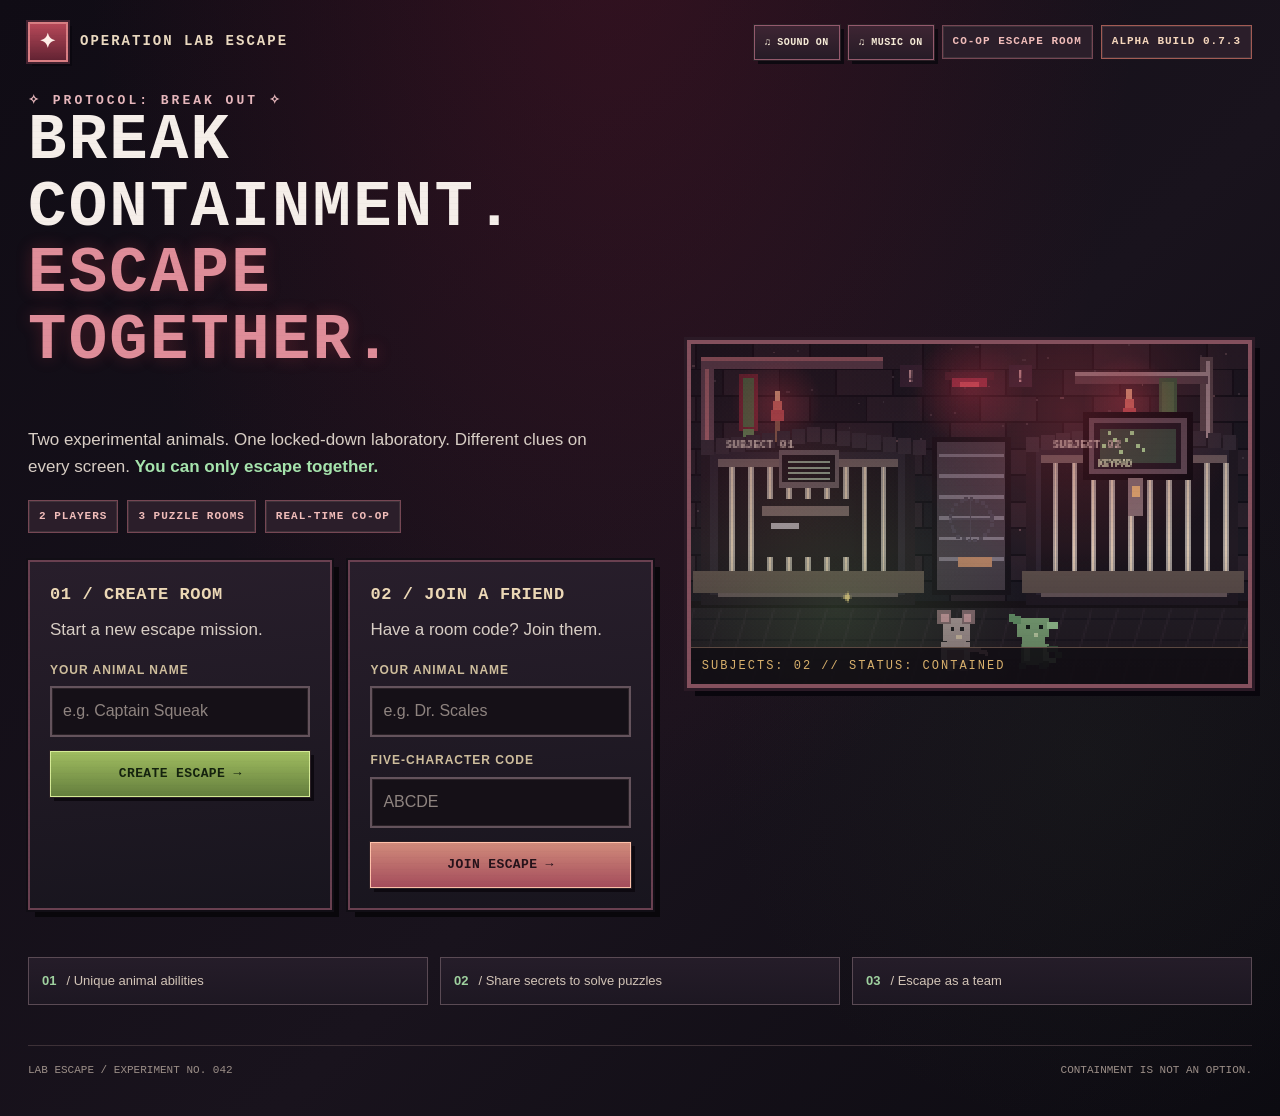
<file: static/index.html>
<!doctype html>
<html lang="en">
<head>
  <meta charset="utf-8" />
  <meta name="viewport" content="width=device-width,initial-scale=1" />
  <meta name="theme-color" content="#151019" />
  <title>Operation P.A.W.S. | Lab Breakout</title>
  <link rel="stylesheet" href="/static/styles.css" />
</head>
<body>
  <div class="scanlines" aria-hidden="true"></div>
  <div id="app"></div>
  <div id="toast" role="alert" aria-live="polite"></div>
  <script src="/static/app.js" defer></script>
</body>
</html>
</file>
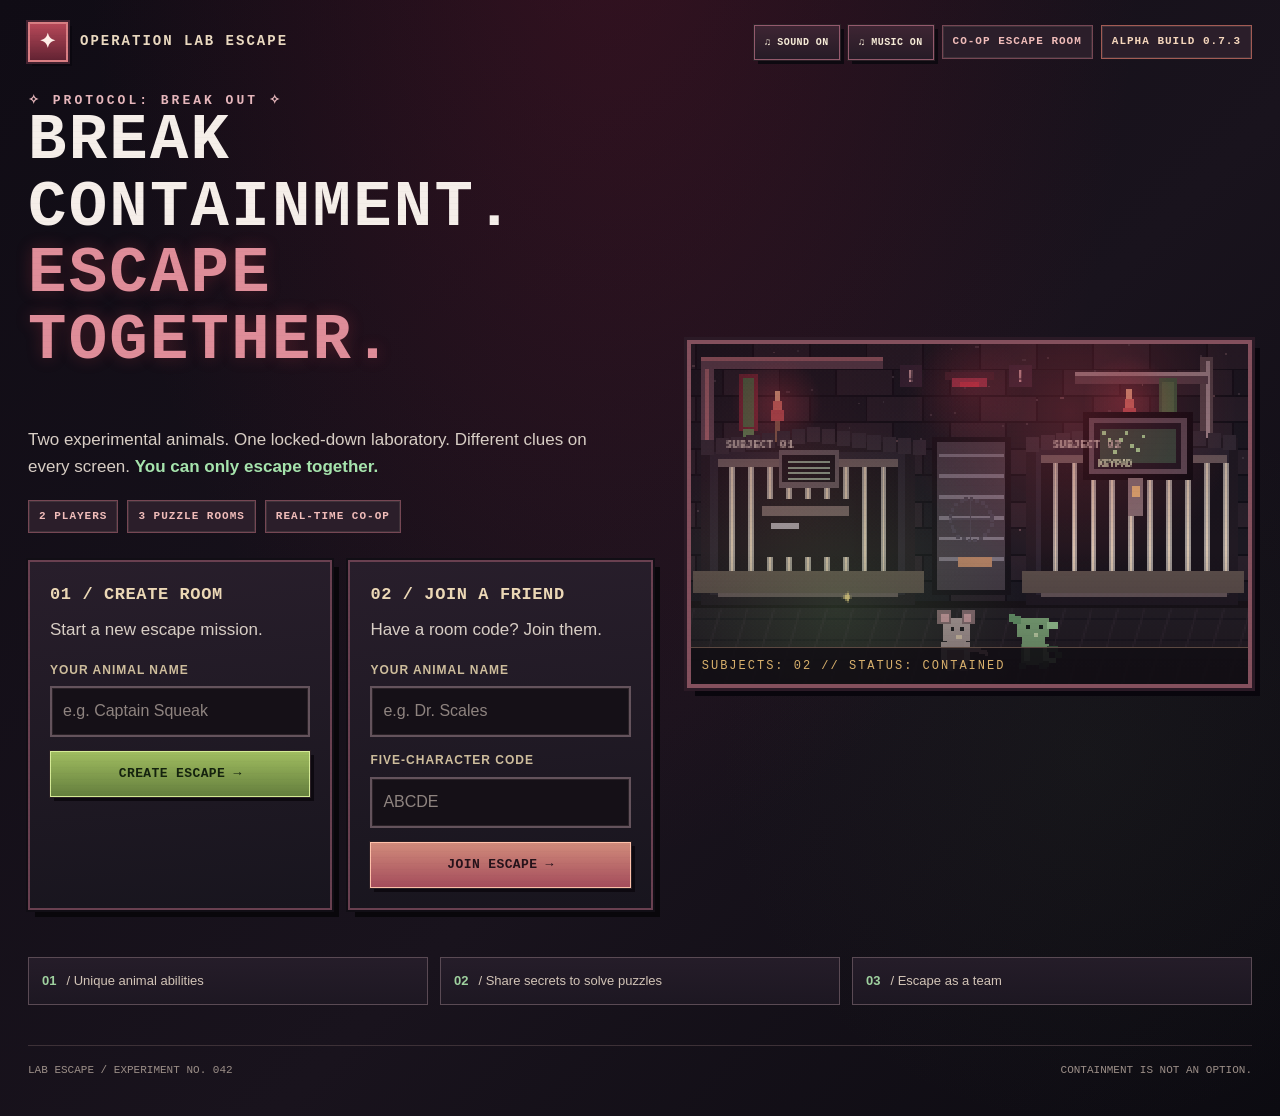
<file: static/preview_only.html>
<!doctype html>
<html lang="en">
<head>
  <meta charset="utf-8" />
  <meta name="viewport" content="width=device-width,initial-scale=1" />
  <meta name="theme-color" content="#11172b" />
  <title>Operation P.A.W.S. | Lab Breakout</title>
  <link rel="stylesheet" href="styles.css" />
</head>
<body>
  <div class="scanlines" aria-hidden="true"></div>
  <div id="app"></div>
  <div id="toast" role="alert" aria-live="polite"></div>
  <script src="app.js" defer></script>
</body>
</html>
</file>
<file: static/styles.css>
:root{
  --bg:#120f16;
  --bg2:#1b1520;
  --surface:#231c25;
  --surface2:#2f2531;
  --panel:#2a232d;
  --panel2:#342936;
  --line:#5f4b57;
  --line2:#7f6a58;
  --ink:#f3ebd8;
  --muted:#c4b7aa;
  --soft:#9c928a;
  --teal:#8fd1b0;
  --teal2:#5ea780;
  --gold:#d8b06c;
  --gold2:#9a7042;
  --red:#c5656b;
  --purple:#9279b8;
  --shadow:#09060b;
}
*{box-sizing:border-box}
html{min-height:100%;background:var(--bg)}
body{
  margin:0;min-height:100vh;color:var(--ink);
  font:16px/1.55 Trebuchet MS,Verdana,Arial,sans-serif;
  background:
    radial-gradient(ellipse at top, rgba(145,65,82,.14), transparent 42%),
    radial-gradient(circle at 80% 15%, rgba(111,175,133,.10), transparent 25%),
    linear-gradient(180deg,#18121c 0%,#130f18 40%,#100d13 100%);
}
button,input{font:inherit}
button{cursor:pointer}
button:disabled{cursor:not-allowed;filter:grayscale(.8);opacity:.55}
button:focus-visible,input:focus-visible{outline:2px solid var(--teal);outline-offset:3px}
h1,h2,h3,p{margin-top:0}
h1,h2,h3,.pixel,.pill,.tab,.smalllabel,.brand,.btn,.sound-toggle,.roomcode,.msghead,.eyebrow,.room-tag{font-family:'Courier New',monospace}
h1,h2,h3{font-weight:900;letter-spacing:.035em}
h1{font-size:clamp(34px,5vw,64px);line-height:1.04}
h2{font-size:clamp(20px,2.2vw,28px)}
h3{font-size:17px}
.scanlines{pointer-events:none;position:fixed;inset:0;z-index:20;background:repeating-linear-gradient(to bottom,transparent 0,transparent 5px,rgba(0,0,0,.06) 6px);mix-blend-mode:multiply;opacity:.42}
#app{position:relative;z-index:1;max-width:1440px;margin:auto;min-height:100vh;padding:22px 28px 40px}
.shell-top{display:flex;align-items:center;justify-content:space-between;gap:16px;margin:0 0 24px}
.brand{display:flex;align-items:center;gap:12px;font-size:14px;font-weight:bold;letter-spacing:2px;color:#ead9c0}
.brandmark{display:grid;place-items:center;background:linear-gradient(180deg,#d8b06c,#9a7042);color:#241810;width:40px;height:40px;font-size:20px;border:2px solid #f0d7a4;box-shadow:0 0 0 2px #4f3824,4px 4px 0 #120d12}
.top-right{display:flex;gap:8px;align-items:center;flex-wrap:wrap;justify-content:flex-end}
.pill{font-size:11px;font-weight:bold;letter-spacing:1px;padding:7px 10px;background:#261f29;border:1px solid #72594e;color:#d8c29a;box-shadow:inset 0 0 0 1px #3e3139}
.pill.orange{color:#f0d5a0;border-color:#a57a4f}.pill.red{color:#f1b0b0;border-color:#8e5358}
.btn,.sound-toggle{
  border:1px solid #82654e;background:linear-gradient(180deg,#49372f,#34262a);color:var(--ink);font-size:13px;letter-spacing:.03em;font-weight:900;
  padding:12px 17px;min-height:44px;box-shadow:0 0 0 1px #2a1f25,4px 4px 0 #0d0910;transition:transform .08s,filter .12s,background .12s;
}
.btn:hover:not(:disabled),.sound-toggle:hover:not(:disabled){transform:translate(-1px,-1px);filter:brightness(1.08)}
.btn:active:not(:disabled),.sound-toggle:active:not(:disabled){transform:translate(2px,2px);box-shadow:0 0 0 1px #2a1f25,2px 2px 0 #0d0910}
.btn.primary{background:linear-gradient(180deg,#8ba44a,#5f7332);border-color:#c8df8e;color:#0f180a}
.btn.primary:hover:not(:disabled){background:linear-gradient(180deg,#a2bc59,#70863a)}
.btn.amber{background:linear-gradient(180deg,#d1a668,#aa7249);color:#2e1f15;border-color:#f2d19c}
.btn.ghost{background:linear-gradient(180deg,#2f2734,#241d29);border-color:#655460;color:#eadccc;box-shadow:0 0 0 1px #2b212a,2px 2px 0 #0d0910}
.btn.danger{background:linear-gradient(180deg,#8f4a51,#67343a);border-color:#d38a8b}
.btn.small{padding:7px 11px;min-height:34px;font-size:11px}
.btn.block{width:100%}
.panel{background:linear-gradient(180deg,#2c2430,#221b25);border:2px solid #6a5560;box-shadow:0 0 0 2px #171117,7px 7px 0 #0b080c;padding:20px}
.panelhead{border-bottom:1px solid #56434d;margin-bottom:16px;padding-bottom:11px;display:flex;align-items:center;justify-content:space-between;gap:10px}
.smalllabel{font-size:11px;color:#d5b882;font-weight:bold;letter-spacing:2px;text-transform:uppercase}
.muted{color:var(--muted)}.gold{color:var(--gold)}.teal{color:var(--teal)}.purple{color:#c9b3ee}.red{color:#eb9ca1}.tiny{font-size:12px}
.hero{display:grid;grid-template-columns:minmax(330px,1.05fr) minmax(390px,.95fr);gap:34px;align-items:center;margin:30px 0 20px}
.hero-art{border:4px solid #8a715d;box-shadow:0 0 0 3px #251d24,10px 10px 0 #0b080c;background:#151119;overflow:hidden;position:relative;min-height:340px}
.hero-art:before{content:'';position:absolute;inset:0;background:radial-gradient(circle at 70% 22%,rgba(215,177,104,.16),transparent 32%),radial-gradient(circle at 24% 70%,rgba(102,172,132,.12),transparent 36%);pointer-events:none}
.hero-art:after{content:'SUBJECTS: 02  //  STATUS: CONTAINED';position:absolute;bottom:0;left:0;right:0;background:#110d13d9;padding:11px;color:#d8b06c;font:12px 'Courier New',monospace;letter-spacing:2px;border-top:1px solid #5d4a42}
.hero-art canvas{width:100%;height:100%;min-height:340px;object-fit:cover;image-rendering:pixelated;display:block}
.eyebrow{color:#d8b06c;font:bold 13px 'Courier New',monospace;letter-spacing:3px}
.hero h1 span{color:#9ad29f;text-shadow:0 0 12px rgba(116,193,131,.18)}
.hero p{font-size:17px;color:#d8cec5;max-width:590px}
.hero-bits{display:flex;gap:9px;flex-wrap:wrap;margin:20px 0}
.login{display:grid;grid-template-columns:1fr 1fr;gap:16px;margin:27px 0}
.login .panel{min-width:0}
.login h3{margin-bottom:9px;color:#ecd8b6}
.field{display:flex;flex-direction:column;gap:7px;margin:14px 0}
.field label{font-size:12px;color:#cfbe9d;font-weight:bold;text-transform:uppercase;letter-spacing:1px}
.field input,.codeinput,.chat-input{background:#151017;border:2px solid #64535c;color:#f6efe2;padding:11px;min-width:0;border-radius:0;width:100%;outline:none;box-shadow:inset 0 0 0 1px #2a2127}
.field input::placeholder,.chat-input::placeholder{color:#8f8480}
.field input:focus,.codeinput:focus,.chat-input:focus{border-color:var(--teal)}
.features{display:grid;grid-template-columns:repeat(3,1fr);gap:12px}
.feature{border:1px solid #5a4a54;background:linear-gradient(180deg,rgba(39,30,43,.88),rgba(30,24,35,.88));padding:13px;display:flex;align-items:center;gap:10px;color:#d2c4b7;font-size:13px}
.feature b{color:#9fd19f}
.lobby{max-width:1000px;margin:30px auto}.lobbyhero{text-align:center;margin-bottom:22px}.lobbyhero h1{font-size:40px}.codebox{display:flex;align-items:center;justify-content:center;gap:14px;background:#151017;padding:12px 20px;margin:20px auto;max-width:460px;border:2px dashed #8e704a;box-shadow:inset 0 0 0 1px #2c2128}.roomcode{color:#f2deb9;font:bold 34px 'Courier New',monospace;letter-spacing:9px}
.lobby-grid{display:grid;grid-template-columns:1fr 1fr;gap:18px;margin:18px 0}.playercard{background:linear-gradient(180deg,#241d29,#19131d);border:2px solid #68555f;padding:22px;display:flex;gap:18px;align-items:center;min-height:160px;box-shadow:inset 0 0 0 1px #2d2329}.playercard.active{border-color:#9ec58e;box-shadow:inset 0 0 0 1px #3c4a2a,0 0 0 2px #2e2230}.avatar{font-size:50px;line-height:1;filter:drop-shadow(3px 3px #020612)}.playercard h3{margin:0 0 6px;color:#ecd5af}.instruction{background:#221b24;border-left:3px solid var(--gold);padding:12px 15px;color:#ddd1c6;font-size:13px;margin:14px 0}.lobby-actions{text-align:center;display:flex;justify-content:center;gap:12px;align-items:center;flex-wrap:wrap;margin-top:26px}
.game-top{display:flex;align-items:center;justify-content:space-between;gap:20px;margin:0 0 20px}.game-top h2{margin:4px 0;color:#eed9b4}.game-top .smalllabel{margin:0}.progress{display:flex;gap:6px;margin:0 0 18px}.progress-item{flex:1;min-height:10px;background:#2a2128;border:1px solid #5f4b57;box-shadow:inset 0 0 0 1px #1a1519}.progress-item.complete{background:linear-gradient(180deg,#84af61,#5f7c47)}.progress-item.current{background:linear-gradient(180deg,#d0a365,#a0703a)}
.game-grid{display:grid;grid-template-columns:minmax(230px,.77fr) minmax(450px,2.2fr) minmax(270px,.91fr);gap:17px;align-items:start}.side{display:flex;flex-direction:column;gap:16px;min-width:0}.objective{font-size:14px;color:#ddd1c4}.room-tag{padding:7px 9px;background:#211922;font:11px 'Courier New',monospace;color:#d8b06c;display:inline-block;margin:5px 0 12px;border:1px solid #614e42;box-shadow:inset 0 0 0 1px #31252b}.steps{margin:12px 0;padding:0;list-style:none}.steps li{display:flex;gap:10px;margin:13px 0;color:#c7b8ac;font-size:13px}.steps .num{min-width:22px;height:22px;display:grid;place-items:center;background:#2f2631;border:1px solid #6c5860;font:12px 'Courier New',monospace}.steps li.ok{color:#b4d9aa}.steps li.ok .num{background:#445533;color:#efffde;border-color:#a5bc83}
.clue{background:linear-gradient(180deg,#20261f,#1a2019);border:1px solid #608265;padding:14px;box-shadow:inset 4px 0 0 #96ca85,inset 0 0 0 1px #283728;min-height:125px}.clue p{font-size:13px;white-space:pre-wrap;margin:10px 0 0;line-height:1.7;color:#eef3df}.clue-empty{background:#19151a;border:1px dashed #665a61;padding:17px;color:#b7aaa3;font-size:13px}
.scene-col{min-width:0}.scene-top{display:flex;align-items:center;justify-content:space-between;flex-wrap:wrap;gap:10px;margin-bottom:10px}.scene-top .roomname{font:bold 14px 'Courier New',monospace;color:#ebd7b2}.scene-top .signal{font:11px 'Courier New',monospace;color:#a5cba7}.scene-wrap{position:relative;background:#0f0b11;border:4px solid #8b725c;box-shadow:0 0 0 3px #261c23,8px 8px 0 #0b080c;aspect-ratio:16/9;overflow:hidden}.scene-wrap canvas{display:block;width:100%;height:100%;image-rendering:pixelated;background:#120f16}
.hotspot{position:absolute;transform:translate(-50%,-50%);padding:7px 10px;min-height:36px;max-width:40%;border:2px solid #d5b882;background:#2b2225f0;color:#fff4dd;font:700 10px/1.3 'Courier New',monospace;letter-spacing:.3px;box-shadow:0 0 0 1px #4a3a35,3px 3px 0 #09060a;white-space:normal;animation:signalPulse 2.5s infinite}
.hotspot:hover{background:#453033;z-index:2}.hotspot.done{background:#353238ee;border-color:#7d7b80;color:#c7c6c9;animation:none}.hotspot.locked{border-color:#944c55;background:#47262dee;color:#f1c1c4;animation:none}.hotspot.action{border-color:#9fd09e;color:#efffe7;background:#243125f0}
.scene-foot{display:flex;align-items:center;justify-content:space-between;gap:10px;margin:14px 0 4px;font-size:12px;color:#d4c7bd}.scene-foot .actor{font:bold 12px 'Courier New',monospace;color:#9fd2a4}.panel.tight{padding:14px}
.chat-wrap{height:225px;overflow-y:auto;scrollbar-color:#685c58 #181118;display:flex;flex-direction:column;gap:11px;margin:0 0 11px}.msg{padding:9px 10px;background:#19131a;border-left:3px solid #7b6d64;font-size:13px;word-break:break-word;color:#f0e6db}.msg.mouse{border-color:#d3b07b}.msg.chameleon{border-color:#8ec6a0}.msghead{color:#e7d1a7;font:11px 'Courier New',monospace;margin-bottom:4px;font-weight:bold}.chat-form{display:flex;gap:6px}.chat-form .chat-input{font-size:13px;padding:10px}.chat-form .btn{flex:none}
.hint-display{font-size:12px;padding:12px;background:#2f242a;border:1px solid #8d7260;color:#f5e4cb;margin:10px 0}.activity{font:11px/1.6 'Courier New',monospace;color:#c4b8aa}.activity p{margin:0 0 9px;border-bottom:1px dashed #4c3e47;padding:0 0 6px}.terminal-panel{margin:18px 0;border:1px solid #6b5545;background:linear-gradient(180deg,#21181a,#171116);padding:17px;box-shadow:inset 0 0 0 1px #32252b}.terminal-panel h3{margin:0 0 11px;color:var(--gold)}.input-row{display:flex;gap:10px;align-items:center;flex-wrap:wrap}.codeinput{font:bold 24px 'Courier New',monospace;letter-spacing:8px;text-align:center;max-width:185px;padding:7px}.status-line{margin:10px 0;font:12px 'Courier New',monospace;color:#e8c68e}.vial-options{display:flex;align-items:center;gap:8px;flex-wrap:wrap}.vial{border:2px solid #6a5f6e;background:linear-gradient(180deg,#302638,#211926);padding:10px 12px;color:#f2eff8;font:bold 11px 'Courier New',monospace;box-shadow:0 0 0 1px #1c131a}.vial.violet{border-color:#c1a7f6;color:#eadcff}.vial.amber{border-color:#f3bd73;color:#fff0c8}.vial.cyan{border-color:#92ded5;color:#e3fff8}.chosen{display:flex;flex-wrap:wrap;gap:8px;margin:10px 0}.chosen span{display:grid;place-items:center;min-width:65px;height:38px;background:#201921;border:1px dashed #695a61;font:12px 'Courier New',monospace;text-transform:uppercase}.countdown{font:bold 23px 'Courier New',monospace;color:#f0a7a9;margin:10px 0}
.victory{max-width:920px;margin:22px auto;text-align:center}.victory h1{color:#ecd3a8}.victory .celebrate{font-size:65px;margin:10px}.victory-stats{display:flex;justify-content:center;gap:12px;flex-wrap:wrap;margin:22px 0}.stat{padding:12px 24px;background:linear-gradient(180deg,#241d28,#1b151e);border:1px solid #67545e;box-shadow:inset 0 0 0 1px #2b2127}.stat strong{display:block;font:bold 25px 'Courier New',monospace;color:#a8d4aa}.stat span{font-size:12px;color:#c8bcaf}
#toast{position:fixed;z-index:50;top:22px;right:22px;max-width:min(390px,calc(100vw - 30px));background:#5e3142;border:2px solid #e59a9a;color:#fff2f0;padding:13px 17px;font:13px/1.5 'Courier New',monospace;box-shadow:5px 5px 0 #070d1b;display:none}
.footer{margin:40px 0 0;padding:18px 0 0;border-top:1px solid #3d3137;display:flex;justify-content:space-between;gap:15px;color:#9c8f88;font:11px 'Courier New',monospace}
@keyframes signalPulse{0%,100%{box-shadow:0 0 0 0 rgba(222,185,121,.30),0 0 0 1px #4a3a35,3px 3px 0 #09060a}50%{box-shadow:0 0 0 8px rgba(222,185,121,0),0 0 0 1px #4a3a35,3px 3px 0 #09060a}}
@media (max-width:1180px){.game-grid{grid-template-columns:minmax(225px,1fr) minmax(500px,2fr)}.side.right{grid-column:1/-1;display:grid;grid-template-columns:1fr 1fr}.hero{grid-template-columns:1fr 1fr}}
@media(max-width:820px){#app{padding:15px 15px 28px}.hero{grid-template-columns:1fr;margin:16px 0}.hero-art{min-height:240px}.hero-art canvas{min-height:240px}.login{grid-template-columns:1fr 1fr}.features{grid-template-columns:1fr}.game-grid{grid-template-columns:1fr}.side.left{grid-row:2}.side.right{grid-column:auto;display:flex}.scene-col{grid-row:1}.game-top{align-items:flex-start;flex-wrap:wrap}.lobby-grid{grid-template-columns:1fr}.lobbyhero h1{font-size:30px}.panel{padding:16px}.scene-wrap{border-width:3px}.hotspot{padding:6px 7px;font-size:9px;min-height:32px}.scene-foot{flex-wrap:wrap}.footer{flex-wrap:wrap}}
@media(max-width:560px){body{font-size:15px}#app{padding:12px 12px 24px}.login{grid-template-columns:1fr}.hero-art{min-height:190px}.hero-art canvas{min-height:190px}.top-right .pill{display:none}.brand{font-size:11px}.hotspot{font-size:8px;padding:4px 5px;min-height:28px;border-width:1px;max-width:46%}.lobby-grid .playercard{padding:15px}.roomcode{font-size:25px}.input-row{flex-wrap:wrap}.scene-wrap{aspect-ratio:1.4}.scene-wrap canvas{height:100%;object-fit:cover}.features{gap:7px}.chat-wrap{height:180px}.chat-form{flex-direction:column}.chat-form .btn{width:100%}.panel,.panel.tight{padding:13px}}
.sound-toggle{font:700 10px 'Courier New',monospace;letter-spacing:.04em;color:#f7ecd8;background:linear-gradient(180deg,#31262a,#241d22);border-color:#7f6957;padding:7px 10px;min-height:35px;white-space:nowrap}.sound-toggle[aria-pressed="false"]{color:#bcaea3;border-color:#5b5053;background:linear-gradient(180deg,#221d22,#19151a)}
.inspect-overlay{position:fixed;inset:0;z-index:100;display:grid;place-items:center;padding:18px;background:#060408dc;backdrop-filter:blur(5px);animation:overlayFade .15s ease-out}
.inspect-modal{width:min(560px,100%);max-height:min(88vh,850px);overflow-y:auto;background:linear-gradient(180deg,#2d2430,#1c171f);border:3px solid #9a7b60;box-shadow:0 0 0 3px #211920,10px 10px 0 #08060a,0 0 35px rgba(102,174,121,.16);padding:22px 24px 24px;animation:inspectAppear .23s ease-out;color:#f0e9d3}.inspect-modal:focus{outline:none}.inspect-top{display:flex;align-items:center;justify-content:space-between;border-bottom:1px solid #6f5648;padding-bottom:9px;color:#e7c88e;font:700 12px 'Courier New',monospace;letter-spacing:1.6px}.inspect-close{color:#f5ead9;background:#31262b;border:1px solid #8a7264;font:24px/1 'Courier New',monospace;min-width:34px;height:34px}.inspect-modal h2{font:bold clamp(18px,3vw,24px) 'Courier New',monospace;color:#a9d49b;margin:16px 0 13px;letter-spacing:.02em}
.inspect-graphic{position:relative;display:grid;place-items:center;min-height:165px;padding:16px;background:repeating-linear-gradient(0deg,#211b24 0,#211b24 15px,#271f2b 15px,#271f2b 16px);border:2px solid #5f4d57;box-shadow:inset 0 0 35px rgba(10,8,13,.5);overflow:hidden}.inspect-description{font-size:14px;line-height:1.65;color:#f1e5d7;margin:17px 0 20px;white-space:pre-wrap}.inspect-modal .btn{width:100%}
.vial-gallery{display:flex;align-items:flex-end;justify-content:center;gap:clamp(10px,4vw,28px);width:100%;min-height:160px}.illustrated-vial{--fluid:#6ec9d3;--fluid-glow:#5dd9db;position:relative;display:flex;flex-direction:column;align-items:center;width:90px;flex:0 1 90px;font-family:'Courier New',monospace}.illustrated-vial.violet{--fluid:#9564bb;--fluid-glow:#ca9cfb}.illustrated-vial.amber{--fluid:#d99b45;--fluid-glow:#ffca74}.illustrated-vial.cyan{--fluid:#43babb;--fluid-glow:#89fff3}.vial-cap{width:34px;height:9px;background:#b89f8f;border:3px solid #5c4d58;z-index:2;box-shadow:2px 2px 0 #0e1727}.vial-neck{width:28px;height:16px;margin-top:-2px;background:#6a9daa50;border:3px solid #928d94;border-top:0;z-index:1}.vial-glass{position:relative;width:74px;height:86px;margin-top:-2px;background:linear-gradient(95deg,#d9ece95c 0%,#6a7f8c55 22%,#1d253067 72%,#f4fff975 100%);border:4px solid #b8b7bf;clip-path:polygon(20% 0%,80% 0%,100% 15%,100% 90%,89% 100%,11% 100%,0% 90%,0% 15%);overflow:hidden;box-shadow:inset 0 0 7px rgba(243,255,252,.2)}.vial-fluid{position:absolute;left:1px;right:1px;bottom:0;height:61%;background:linear-gradient(92deg,var(--fluid),var(--fluid-glow) 44%,var(--fluid) 90%);box-shadow:inset 0 6px 0 rgba(255,255,255,.12),0 0 18px var(--fluid-glow);animation:fluidShimmer 2.5s ease-in-out infinite}.vial-shine{position:absolute;left:7px;top:13px;width:6px;height:59px;background:#effff888}.vial-bubble{position:absolute;bottom:12px;border:2px solid rgba(255,255,255,.65);z-index:1;animation:bubbleRise 2.5s infinite}.vial-bubble.b1{left:33px;width:9px;height:9px;animation-delay:0s}.vial-bubble.b2{left:49px;width:5px;height:5px;animation-delay:1.2s}.vial-caption{margin-top:12px;max-width:100%;text-align:center;color:#f1decb;font:700 10px/1.4 'Courier New',monospace;overflow-wrap:anywhere}.illustrated-vial.mini{width:44px;flex:0 0 44px;transform:scale(.55);transform-origin:center;height:75px;margin:0 -7px}.vial-gallery.selected-vial{align-items:center;justify-content:space-evenly;flex-wrap:wrap;gap:6px}.selected-vial>.illustrated-vial{transform:scale(1.18);margin:10px}.vial-progress{padding:12px;border:1px solid #6f5f53;background:#171117;min-width:170px;text-align:center}.vial-progress>b{color:#ecd3a8;font:700 11px 'Courier New',monospace}.vial-minirow{display:flex;justify-content:center;align-items:center;gap:9px;min-height:85px}.empty-mini{display:grid;place-items:center;width:35px;height:60px;border:2px dashed #7a6a66;color:#ad9e95;font:bold 24px 'Courier New',monospace}
.clue-wires{width:min(380px,100%);padding:12px 20px;background:#17151a;border:2px solid #6a5960;display:grid;gap:10px}.clue-wire{display:flex;align-items:center;justify-content:space-between;height:24px}.clue-wire .wire{height:8px;flex:1;margin-right:20px;background:#d64a56;box-shadow:0 3px #4f2733,0 -2px #f5afad}.clue-wire.blue .wire{background:#4f9fc9;box-shadow:0 3px #25496b,0 -2px #93e6ef}.clue-wire.green .wire{background:#55a782;box-shadow:0 3px #215b50,0 -2px #97edd7}.clue-wire.yellow .wire{background:#e6bc5c;box-shadow:0 3px #94643c,0 -2px #fff1ac}.clue-wire b{display:grid;place-items:center;width:35px;height:30px;background:#3d3338;border:2px solid #c7af93;font:bold 18px 'Courier New',monospace;color:#fff0c7}
.uv-sequence{display:flex;justify-content:center;gap:10px}.uv-dot{display:grid;place-items:center;border:3px solid rgba(245,255,245,.65);box-shadow:0 0 17px currentColor;color:#ffffff;font:bold 14px 'Courier New',monospace;background:#54a987;width:52px;height:52px}.uv-dot.red{background:#c55a67}.uv-dot.yellow{background:#e1b850}.uv-dot.blue{background:#527fc8}.diagram-caption{font:11px 'Courier New',monospace;text-align:center;color:#d7c6c8;margin:12px 0 0}
.protocol-diagram{display:grid;gap:9px;width:min(350px,100%)}.protocol-diagram span{padding:9px 14px;background:#d6c0a3;color:#473f3c;font:700 15px 'Courier New',monospace;border-left:7px solid #8e6749}.protocol-diagram b{margin-right:12px;color:#825a4e}
.circuit-diagram{display:grid;grid-template-columns:repeat(2,minmax(100px,1fr));gap:8px;width:min(350px,100%)}.circuit-diagram span{padding:17px 12px;border:2px solid #7b6b59;background:#2a2327;text-align:center;font:bold 20px 'Courier New',monospace;color:#f3e7da}.circuit-diagram b{color:#a4ecdc}.direction-diagram{display:flex;justify-content:center;gap:12px;flex-wrap:wrap}.direction-diagram>span{display:grid;place-items:center;background:#231d21;border:2px solid #98816a;width:73px;height:86px;color:#a7d6af;font:bold 38px 'Courier New',monospace}.direction-diagram small{font:10px 'Courier New',monospace;color:#eadccc}.mystery-diagram{display:flex;justify-content:center;gap:16px;align-items:center;color:#f6c06d;font:700 16px 'Courier New',monospace;text-align:center}.mystery-diagram span{font-size:56px;color:#7bceca}.mystery-diagram.unlocked b{color:#89e5bf}
@keyframes overlayFade{from{opacity:0}to{opacity:1}}@keyframes inspectAppear{from{transform:translateY(14px) scale(.97);opacity:.4}to{transform:translateY(0) scale(1);opacity:1}}@keyframes bubbleRise{from{transform:translateY(0);opacity:0}30%{opacity:.8}to{transform:translateY(-35px);opacity:0}}@keyframes fluidShimmer{0%,100%{filter:brightness(1)}50%{filter:brightness(1.16)}}
@media(max-width:560px){.inspect-modal{padding:14px 14px 18px}.inspect-graphic{padding:12px;min-height:140px}.vial-gallery{gap:8px}.illustrated-vial{width:78px;flex-basis:78px}.vial-caption{font-size:9px}.top-right{gap:5px}.sound-toggle{font-size:9px;padding:5px 7px}.uv-dot{width:44px;height:44px}.direction-diagram>span{width:58px;height:70px;font-size:30px}}
@media(prefers-reduced-motion:reduce){.inspect-modal,.inspect-overlay,.vial-fluid,.vial-bubble,.hotspot{animation:none!important}}
.clue-reopen{margin-top:13px}


/* v0.4: evil laboratory color pass (layout and game mechanics unchanged) */
:root{--bg:#0e0c12;--surface:#1d1924;--surface2:#29202b;--line:#663b4a;--ink:#f5eee9;--muted:#d0c1c1;--teal:#a6e4ad;--gold:#e4b3ad;--red:#fa737c;--purple:#bb94d2}
body{background:radial-gradient(ellipse at 48% -10%,rgba(133,24,52,.28),transparent 56%),radial-gradient(circle at 85% 68%,rgba(67,103,60,.08),transparent 28%),linear-gradient(135deg,#100c15,#19131d 58%,#0c0b11)}
.panel{background:linear-gradient(175deg,#281e2b,#18151e);border-color:#694050;box-shadow:0 0 0 2px #110e15,7px 7px 0 #09070b}
.panelhead{border-color:#613c4c}
.smalllabel,.eyebrow{color:#e7b7bc}
.brandmark{background:linear-gradient(180deg,#b64858,#632333);color:#fff0e9;border-color:#da7e83;box-shadow:0 0 0 2px #432230,4px 4px 0 #0b0810}
.pill{background:#2b1e2a;border-color:#764754;color:#f1bdba}
.pill.orange{color:#f6d7bd;border-color:#a35b54}
.btn{background:linear-gradient(180deg,#592e3d,#3c2531);border-color:#a45763}
.btn.primary{background:linear-gradient(180deg,#a0bd60,#647e3d);border-color:#d5eb96;color:#14220e}
.btn.primary:hover:not(:disabled){background:linear-gradient(180deg,#b1cc71,#758f4a)}
.btn.amber{background:linear-gradient(180deg,#d18b7b,#a44c5b);border-color:#ffc2ab;color:#25121a}
.btn.ghost{background:linear-gradient(180deg,#302330,#211a26);border-color:#805666}
.hero-art,.scene-wrap{border-color:#84505d;box-shadow:0 0 0 3px #2b1a26,8px 8px 0 #09060d}
.hero-art:before{background:radial-gradient(circle at 68% 20%,rgba(237,68,81,.24),transparent 36%),radial-gradient(circle at 26% 78%,rgba(115,192,97,.16),transparent 38%)}
.hero h1 span{color:#df8d99;text-shadow:0 0 16px rgba(218,60,77,.26)}
.scene-top .signal{color:#ef9299}
.scene-top .roomname,.game-top h2{color:#f2c8c3}
.hotspot{border-color:#e99e9e;background:#472430f0;color:#fff5ef;box-shadow:0 0 0 1px #7e3f50,3px 3px 0 #09060a}
.hotspot:hover{background:#67303c}
.hotspot.done{background:#292831ed;border-color:#7da98c;color:#c9eccd;cursor:pointer}
.hotspot.done:hover{background:#33453b;border-color:#a4d9ac}
.hotspot.action{border-color:#bcdf91;background:#364133ed;color:#f2ffe1}
.clue{background:linear-gradient(180deg,#1d2a20,#172019);border-color:#658c68;box-shadow:inset 4px 0 0 #a0c990}
.clue p{color:#ddd8cb}
.terminal-panel{background:linear-gradient(180deg,#281924,#1b121c);border-color:#88505a}
.inspect-modal{background:linear-gradient(155deg,#30202e,#18141d);border-color:#a05e6b;box-shadow:0 0 0 3px #2e1725,10px 10px 0 #06060a,0 0 35px rgba(172,44,64,.15)}
.inspect-top{color:#f7b7b6;border-color:#7d4559}
.inspect-modal h2{color:#b6deaa}
.inspect-graphic{background:repeating-linear-gradient(0deg,#1a1722 0,#1a1722 15px,#211923 15px,#211923 16px);border-color:#6d4659}
.inspect-description{color:#f6e5e2}
.sound-toggle{background:linear-gradient(180deg,#3e2533,#261b26);border-color:#945a6d}
.clue-reopen{min-height:44px}
@media(max-width:560px){.hotspot.done{min-height:36px;font-size:9px}.inspect-modal{border-width:2px}.clue p{font-size:14px}}

/* Larger mobile tap targets for discovered and undiscovered objects. */
@media(max-width:560px){.hotspot,.hotspot.done{font-size:10px;min-height:40px;line-height:1.25;padding:6px 7px}}

/* v0.5 — touch-friendly laboratory mechanisms and final escape celebration */
.mini-task{width:100%;min-width:0;color:#f2e6d8}
.mini-instruction{font:600 14px/1.5 'Trebuchet MS',Arial,sans-serif;max-width:480px;margin:0 auto 16px;text-align:center;color:#ead9be}
.mini-status{text-align:center;font:700 12px/1.5 'Courier New',monospace;color:#dfbc87;margin:12px 0 2px;min-height:20px}
.wire-connect{display:grid;grid-template-columns:minmax(112px,1fr) 46px minmax(112px,1fr);gap:6px;align-items:center;width:100%}
.wire-bank{display:flex;flex-direction:column;gap:8px}
.wire-port{width:100%;min-height:44px;border:2px solid #83686c;background:#281e26;color:#f3e9df;font:700 clamp(9px,2.6vw,12px)/1.15 'Courier New',monospace;padding:10px 3px;overflow-wrap:anywhere;touch-action:manipulation}
.wire-port.red{border-left:7px solid #d35b64}.wire-port.blue{border-left:7px solid #64a2d0}.wire-port.green{border-left:7px solid #6aba92}.wire-port.yellow{border-left:7px solid #e5c46f}
.wire-bank:last-child .wire-port{border-left:2px solid #83686c;border-right:7px solid #83686c}
.wire-bank:last-child .wire-port.red{border-right-color:#d35b64}.wire-bank:last-child .wire-port.blue{border-right-color:#64a2d0}.wire-bank:last-child .wire-port.green{border-right-color:#6aba92}.wire-bank:last-child .wire-port.yellow{border-right-color:#e5c46f}
.wire-port.active{background:#624b4b;box-shadow:0 0 0 2px #e0bc80 inset}.wire-port.connected{color:#d1efcc;background:#213326;border-color:#63886c;opacity:.74}
.wire-center{display:flex;flex-direction:column;justify-content:space-around;height:205px;gap:12px}.wire-line{height:4px;max-width:100%;background:repeating-linear-gradient(90deg,#7a5f62 0 7px,transparent 7px 12px);opacity:.55}.wire-line.red{background:#d35b64;opacity:1}.wire-line.blue{background:#64a2d0;opacity:1}.wire-line.green{background:#6aba92;opacity:1}.wire-line.yellow{background:#e5c46f;opacity:1}
.uv-machine,.whisk-setup{display:flex;flex-direction:column;align-items:center;gap:11px;width:100%}.uv-eye{display:grid;place-items:center;width:94px;height:94px;border:5px double #7c6e79;border-radius:50%;font-size:49px;color:#bd9ee4;background:radial-gradient(circle,#7966a0 0%,#34283b 68%,#19121e 100%);box-shadow:0 0 calc(var(--charge) * 24px) #b38ae2,0 0 0 7px #261c26;animation:uvPulse 1.7s ease-in-out infinite alternate}
.charge-track{width:min(350px,100%);height:15px;background:#170f16;border:2px solid #735969;box-shadow:inset 0 0 0 2px #2f2130}.charge-track>div{height:100%;background:linear-gradient(90deg,#8657a0,#c69cd8);transition:width .2s ease-out}
.mini-action{width:min(340px,100%);min-height:50px}
.paper-pieces{display:grid;gap:10px;width:min(420px,100%)}.paper-piece{display:flex;flex-direction:column;gap:4px;align-items:start;text-align:left;min-height:59px;padding:9px 16px;background:#d9c5a4;color:#39281f;border:2px solid #9f825f;box-shadow:3px 3px 0 #39282b;clip-path:polygon(0 0,96% 0,100% 21%,97% 37%,100% 65%,98% 100%,0 100%,2% 76%,0 46%)}.paper-piece span{font:700 10px 'Courier New',monospace;color:#70533d}.paper-piece b{font:700 16px 'Courier New',monospace}.paper-piece.placed{background:#a1c093;opacity:.65;box-shadow:none}
.whisk-setup .whisk{font-size:45px;line-height:1;color:#f0c37b;transition:transform .18s}.whisk-setup .whisk-turn{transform:rotate(85deg)}
.equation-panel{display:grid;justify-items:center;gap:18px;font:bold clamp(23px,6vw,34px)/1.1 'Courier New',monospace;color:#b4dbaf;text-align:center}.mini-form{display:flex;gap:10px;justify-content:center;flex-wrap:wrap}.mini-form input{width:100px;min-height:48px;background:#1b141c;border:2px solid #bba075;color:#fff5dc;padding:8px 14px;font:bold 24px 'Courier New',monospace;text-align:center}
.frequency-bands{display:grid;grid-template-columns:repeat(3,minmax(0,1fr));gap:8px;width:100%}.frequency{display:flex;min-width:0;flex-direction:column;gap:7px;align-items:center;justify-content:center;background:#2a1d2c;color:#f4e4df;border:2px solid #856479;min-height:115px;padding:8px;font:700 11px 'Courier New',monospace;touch-action:manipulation}.frequency span{font-size:clamp(17px,4.6vw,30px);color:#acdbb6}.frequency.placed{background:#294234;border-color:#88b18b;opacity:.7}
.freedom-victory{position:relative;isolation:isolate;overflow:hidden;padding:28px 18px 28px;border:2px solid #7e664f;background:radial-gradient(circle at 50% 30%,#394c35 0%,#211922 54%,#171018 100%);box-shadow:inset 0 0 70px #05030b,8px 8px 0 #09060a}
.freedom-victory>*:not(.victory-particles):not(.freedom-rays){position:relative;z-index:2}
.freedom-eyebrow{animation:freedomRise .7s ease both;color:#f0d7a4}.broken-chains{font-size:32px;letter-spacing:12px;margin:13px 0 2px;color:#eecf99;animation:chainBurst .75s .3s ease both}
.freedom-banner{display:flex;flex-direction:column;align-items:center;font:900 clamp(42px,9vw,92px)/1.03 'Courier New',monospace;letter-spacing:.05em;text-shadow:3px 4px 0 #1b1020,0 0 28px #b2de9540}
.freedom-banner span{color:#fff0b8;animation:freedomPop .8s .16s cubic-bezier(.2,1.6,.36,1) both}
.freedom-banner strong{color:#aee799;font-weight:900;animation:freedomPop .9s .56s cubic-bezier(.2,1.6,.36,1) both,freedomShine 3s 1.5s ease-in-out infinite alternate}
.freedom-story{font-size:17px;max-width:650px;margin:16px auto 10px;color:#f0e6d7;animation:freedomRise .8s .9s ease both}
.freedom-art{animation:freedomRise 1.05s 1s ease both;border-color:#9da56f!important}
.freedom-victory .victory-stats{animation:freedomRise 1s 1.2s ease both}
.victory-particles{position:absolute;inset:0;z-index:1;pointer-events:none;overflow:hidden}
.victory-particles span{position:absolute;left:var(--x);top:-25px;width:8px;height:13px;background:#d9ac66;transform:rotate(var(--rot));opacity:0;animation:fallingConfetti var(--duration) var(--delay) linear infinite}
.victory-particles span:nth-child(4n+1){background:#a8db98}.victory-particles span:nth-child(4n+2){background:#df898c}.victory-particles span:nth-child(4n+3){background:#d8c7e9}
.freedom-rays{position:absolute;z-index:0;inset:-60%;background:repeating-conic-gradient(from 0deg at 50% 43%,transparent 0deg 12deg,rgba(210,236,154,.045) 13deg 21deg,transparent 22deg 36deg);animation:freedomRotate 28s linear infinite;pointer-events:none}
@keyframes uvPulse{to{filter:brightness(1.25)}}
@keyframes freedomPop{from{opacity:0;transform:translateY(38px) scale(.45)}to{opacity:1;transform:translateY(0) scale(1)}}
@keyframes freedomRise{from{opacity:0;transform:translateY(26px)}to{opacity:1;transform:translateY(0)}}
@keyframes chainBurst{from{opacity:0;transform:scale(.7) rotate(-12deg)}to{opacity:1;transform:scale(1) rotate(0deg)}}
@keyframes freedomShine{to{filter:drop-shadow(0 0 14px #d9fca1)}}
@keyframes freedomRotate{to{transform:rotate(360deg)}}
@keyframes fallingConfetti{0%{opacity:0;transform:translateY(0) rotate(var(--rot))}7%{opacity:.85}90%{opacity:.85}100%{opacity:0;transform:translateY(1050px) rotate(720deg)}}
@media(max-width:700px){.shell-top{flex-wrap:wrap}.top-right{width:100%;justify-content:flex-start}.top-right .pill{display:none}.sound-toggle{font-size:11px;min-height:42px;padding:8px 11px}.mini-instruction{font-size:14px}.freedom-victory{padding:20px 12px}.freedom-banner{letter-spacing:0}.freedom-story{font-size:15px}.wire-connect{grid-template-columns:minmax(96px,1fr) 15px minmax(96px,1fr);gap:3px}.wire-port{padding:7px 2px;font-size:10px}}
@media(prefers-reduced-motion:reduce){.uv-eye,.freedom-victory *, .victory-particles span,.freedom-rays{animation:none!important}.victory-particles{display:none}}
.freedom-art:after{content:'SUBJECTS: 02  //  STATUS: FREE';color:#b9eca7;border-top-color:#6b946c}

/* Keep the longer operation title and audio controls readable on narrow phones. */
@media (max-width: 620px){.shell-top{flex-wrap:wrap;gap:10px}.brand{font-size:clamp(11px,3.2vw,14px);letter-spacing:1px}.top-right{justify-content:flex-start;flex-wrap:wrap;width:100%}.hero h1{font-size:clamp(29px,8vw,44px)}}

/* v0.7: pointer-driven mechanisms and shared character work cues */
.wire-drag-board{display:grid;grid-template-columns:minmax(110px,1fr) minmax(110px,1fr);gap:clamp(26px,7vw,85px);position:relative;align-items:center;isolation:isolate}
.wire-drag-board .wire-bank{position:relative;z-index:2}
.wire-drag-board .wire-svg{position:absolute;inset:0;width:100%;height:100%;z-index:1;overflow:visible;pointer-events:none}
.wire-preview{stroke:#f5e1ae;stroke-width:5;stroke-dasharray:5 4;fill:none;stroke-linecap:round}
.wire-port[data-wire]{touch-action:none;user-select:none;-webkit-user-select:none;cursor:grab}
.wire-port[data-wire]:active{cursor:grabbing;background:#594048}
.wire-port[data-socket]{cursor:crosshair;touch-action:none}
.gesture-wheel{position:relative;display:grid;place-items:center;width:min(210px,60vw);height:min(210px,60vw);border-radius:50%;touch-action:none;user-select:none;-webkit-user-select:none;cursor:grab;box-shadow:inset 0 0 30px #0d0915,0 0 22px #8c5b8155;border:9px ridge #87707e;overflow:hidden}
.gesture-wheel:active{cursor:grabbing}
.gesture-wheel.generator{background:radial-gradient(circle,#795386 0%,#3c2d49 54%,#17101b 76%)}
.gesture-wheel .gesture-ring{position:absolute;inset:10%;border:3px dashed #e0c090;border-radius:50%;pointer-events:none}
.gesture-wheel .gesture-knob{font-size:65px;color:#c4a6df;line-height:1;pointer-events:none}
.gesture-wheel .gesture-handle{position:absolute;top:23px;left:calc(50% - 8px);width:16px;height:16px;border-radius:50%;background:#ffe6a9;box-shadow:0 0 11px #d2aa84;pointer-events:none}
.gesture-wheel.reagent{background:radial-gradient(circle,#9478bd 0%,#633d87 50%,#241c37 76%);border-color:#b7c1cc}
.reagent-liquid{position:absolute;inset:12%;border-radius:50%;background:conic-gradient(from 0deg,#a2fff0,#8c5aca,#e7c5ff,#a2fff0);opacity:.26;animation:reagentSwirl 6s linear infinite;pointer-events:none}
.reagent-spoon{font-size:72px;color:#e8e0f8;pointer-events:none;text-shadow:0 0 18px #d9d0ff}
.reagent-bubbles{position:absolute;top:12%;font-size:18px;color:#fff3d3;pointer-events:none;letter-spacing:12px}
@keyframes reagentSwirl{to{transform:rotate(360deg)}}
@media(max-width:560px){.wire-drag-board{gap:28px;grid-template-columns:minmax(100px,1fr) minmax(100px,1fr)}.wire-port{min-height:51px;font-size:10px}.gesture-wheel{width:min(185px,56vw);height:min(185px,56vw)}}
@media(prefers-reduced-motion:reduce){.reagent-liquid{animation:none}}

.working-live{color:#f2cd84;animation:workGlow 1.2s ease-in-out infinite alternate}
@keyframes workGlow{to{color:#9ee4b2}}
@media(prefers-reduced-motion:reduce){.working-live{animation:none}}

/* v0.7.3 -- draggable sequence-puzzle boards, desktop and touch */
.order-mini{width:100%;max-width:520px;margin:auto}
.order-tray{display:flex;flex-wrap:wrap;gap:8px;justify-content:center;align-items:center;min-height:75px;padding:11px;border:2px solid #66505a;background:#171119;margin:12px 0 15px}
.order-piece{min-height:48px;min-width:0;max-width:100%;padding:9px 11px;display:flex;align-items:center;gap:8px;text-align:left;background:#d7c0a0;color:#39251e;border:2px solid #b39a6f;box-shadow:2px 3px #0e0910;font:700 clamp(11px,2.7vw,13px)/1.35 'Courier New',monospace;cursor:grab;touch-action:none;user-select:none;-webkit-user-select:none;overflow-wrap:anywhere;position:relative;z-index:2}
.order-piece:active,.order-piece.selected{cursor:grabbing;border-color:#fff6b8;background:#ead8ac}
.order-piece.frequency{background:#3a2b41;border-color:#917a9c;color:#f5edfa}
.order-piece.frequency.selected,.order-piece.frequency:active{background:#5a4370}
.order-targets{display:grid;grid-template-columns:repeat(3,minmax(0,1fr));gap:8px}
.order-slot{display:flex;flex-direction:column;align-items:center;justify-content:center;gap:9px;min-height:118px;min-width:0;border:2px dashed #9d7c65;background:#251b27;padding:8px 6px;transition:background .15s,border-color .15s}
.order-slot.drag-over{border-color:#b5f4c5;background:#304333;box-shadow:inset 0 0 10px #93c99c44}
.order-slot.filled{border-style:solid;border-color:#9cba88}
.order-slot .order-piece{font-size:clamp(9px,2vw,12px);padding:7px 5px;width:100%;justify-content:center;box-shadow:none}
.order-slot-label{font:bold 11px 'Courier New',monospace;color:#f0cfa1;letter-spacing:1px}
.order-placeholder{font:700 10px 'Courier New',monospace;color:#98828d;letter-spacing:1px}
.order-controls{display:flex;justify-content:center;flex-wrap:wrap;gap:10px;margin:16px 0}
.order-complete-note{font:12px 'Courier New',monospace;color:#b9d8ab;text-align:center}
.order-drag-ghost{position:fixed;z-index:1000;pointer-events:none;transform:translate(-50%,-50%);max-width:180px;white-space:normal;padding:10px;background:#e8d0a9;color:#28191a;border:2px solid #f1e6c4;box-shadow:0 5px 14px #0009;font:bold 12px 'Courier New',monospace;opacity:.96}
@media(max-width:560px){.order-tray{padding:7px;gap:6px}.order-piece{font-size:11px;padding:8px 6px}.order-targets{gap:5px}.order-slot{min-height:105px;padding:6px 4px}.order-slot-label{font-size:10px}.order-slot .order-piece{font-size:9px;line-height:1.3}}

/* v0.7.3: drag-and-drop reagent formula mixer */
.mixer-tray{display:flex;gap:9px;flex-wrap:wrap;align-items:center;min-height:70px;padding:10px;margin-bottom:12px;background:#171116;border:1px solid #78575b}
.mixer-piece{touch-action:none;user-select:none;-webkit-user-select:none;cursor:grab;min-height:48px;min-width:0;white-space:normal;text-align:center;flex:0 1 auto}
.mixer-piece:active,.mixer-piece.selected{cursor:grabbing;outline:2px solid #fff2ba;outline-offset:2px}
.mixer-slots{display:grid;grid-template-columns:repeat(3,minmax(0,1fr));gap:9px}
.mixer-slot{display:flex;flex-direction:column;justify-content:center;align-items:center;min-height:96px;min-width:0;padding:8px 5px;gap:9px;background:#271e28;border:2px dashed #836974;color:#f1d4b1}
.mixer-slot>span{font:bold 12px 'Courier New',monospace;letter-spacing:1px}
.mixer-slot>small{font:10px 'Courier New',monospace;color:#ac969a}
.mixer-slot.filled{border-style:solid;border-color:#a4bc8a}
.mixer-slot.drag-over{background:#304133;border-color:#b3e9bd}
.mixer-slot .mixer-piece{width:100%;padding:7px 2px;font-size:clamp(10px,2.3vw,12px);min-height:45px}
@media(max-width:560px){.mixer-tray{padding:7px;gap:6px}.mixer-piece{font-size:11px;min-height:43px}.mixer-slots{gap:5px}.mixer-slot{padding:7px 3px;min-height:88px}.mixer-slot .mixer-piece{font-size:9px}}
</file>
